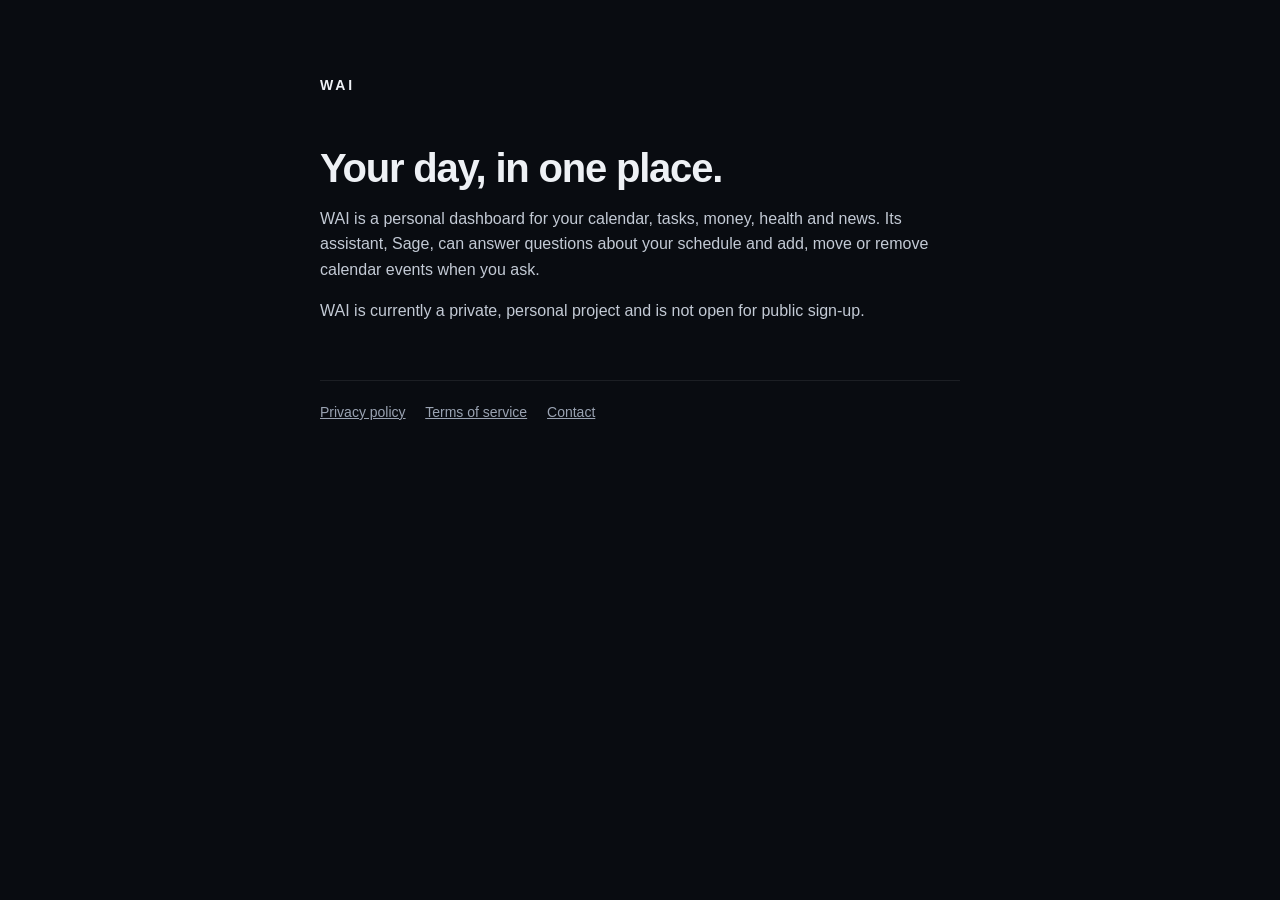
<file: index.html>
<!doctype html>
<html lang="en">
<head>
<meta charset="utf-8"><meta name="viewport" content="width=device-width,initial-scale=1">
<title>WAI</title>
<meta name="description" content="WAI is a personal dashboard for calendar, tasks, money, health and news, with an assistant called Sage.">
<link rel="stylesheet" href="style.css">
</head>
<body>
<main>
  <a class="mark" href="./">WAI</a>
  <h1>Your day, in one place.</h1>
  <p>WAI is a personal dashboard for your calendar, tasks, money, health and news. Its assistant, Sage, can answer questions about your schedule and add, move or remove calendar events when you ask.</p>
  <p>WAI is currently a private, personal project and is not open for public sign-up.</p>
  <footer>
    <a href="privacy.html">Privacy policy</a>
    <a href="terms.html">Terms of service</a>
    <a href="mailto:jovmgmt@gmail.com">Contact</a>
  </footer>
</main>
</body>
</html>
</file>
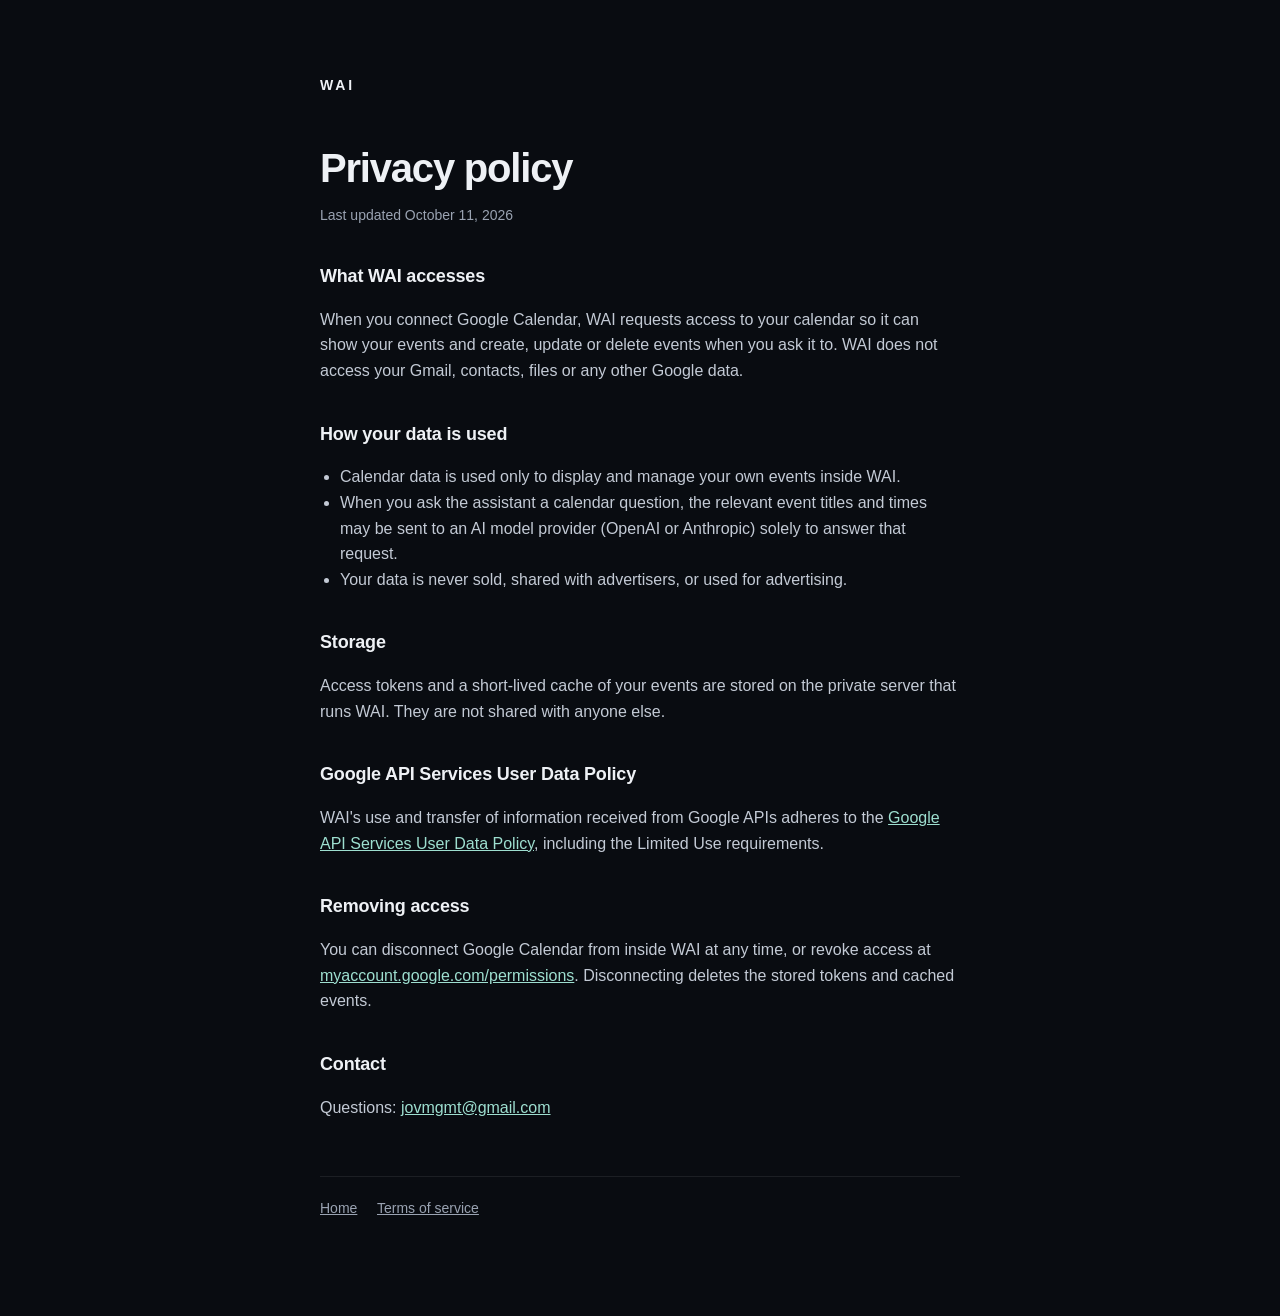
<file: privacy.html>
<!doctype html>
<html lang="en">
<head>
<meta charset="utf-8"><meta name="viewport" content="width=device-width,initial-scale=1">
<title>Privacy policy · WAI</title>
<link rel="stylesheet" href="style.css">
</head>
<body>
<main>
  <a class="mark" href="./">WAI</a>
  <h1>Privacy policy</h1>
  <p class="mute">Last updated October 11, 2026</p>

  <h2>What WAI accesses</h2>
  <p>When you connect Google Calendar, WAI requests access to your calendar so it can show your events and create, update or delete events when you ask it to. WAI does not access your Gmail, contacts, files or any other Google data.</p>

  <h2>How your data is used</h2>
  <ul>
    <li>Calendar data is used only to display and manage your own events inside WAI.</li>
    <li>When you ask the assistant a calendar question, the relevant event titles and times may be sent to an AI model provider (OpenAI or Anthropic) solely to answer that request.</li>
    <li>Your data is never sold, shared with advertisers, or used for advertising.</li>
  </ul>

  <h2>Storage</h2>
  <p>Access tokens and a short-lived cache of your events are stored on the private server that runs WAI. They are not shared with anyone else.</p>

  <h2>Google API Services User Data Policy</h2>
  <p>WAI's use and transfer of information received from Google APIs adheres to the <a href="https://developers.google.com/terms/api-services-user-data-policy">Google API Services User Data Policy</a>, including the Limited Use requirements.</p>

  <h2>Removing access</h2>
  <p>You can disconnect Google Calendar from inside WAI at any time, or revoke access at <a href="https://myaccount.google.com/permissions">myaccount.google.com/permissions</a>. Disconnecting deletes the stored tokens and cached events.</p>

  <h2>Contact</h2>
  <p>Questions: <a href="mailto:jovmgmt@gmail.com">jovmgmt@gmail.com</a></p>

  <footer>
    <a href="./">Home</a>
    <a href="terms.html">Terms of service</a>
  </footer>
</main>
</body>
</html>
</file>
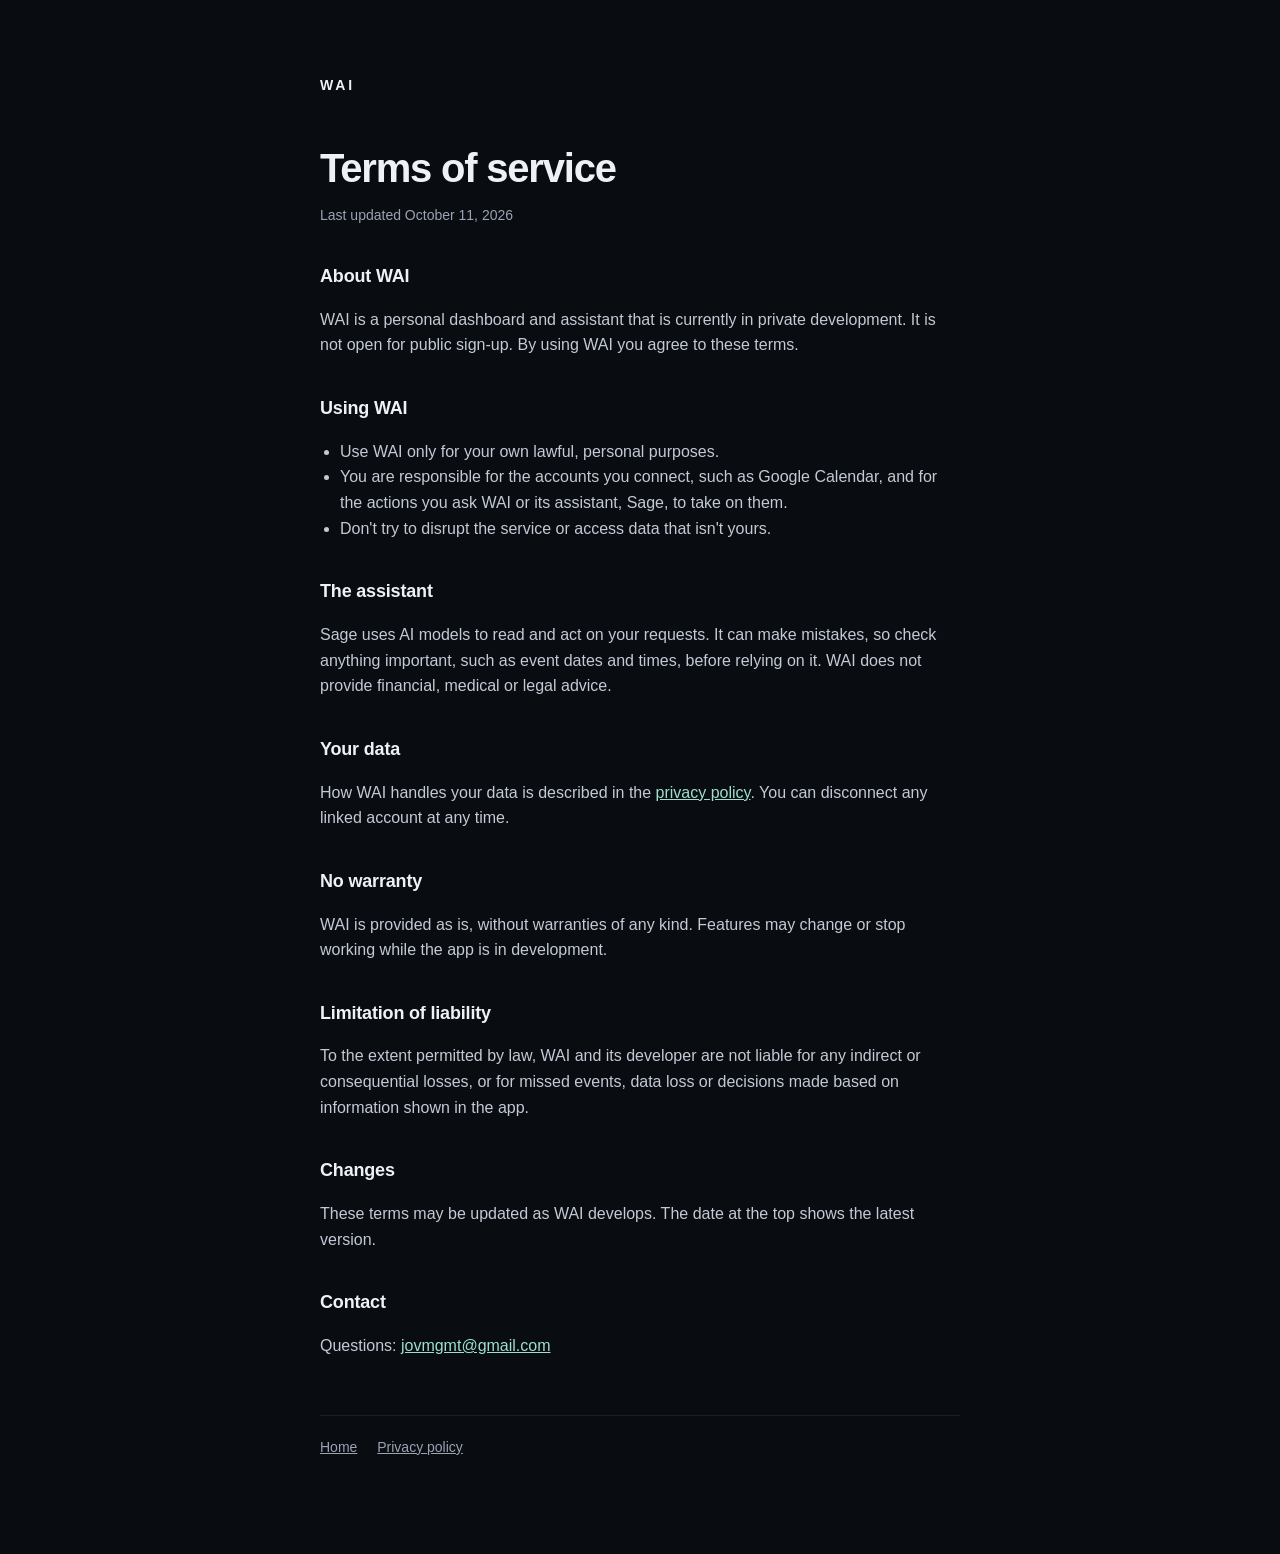
<file: terms.html>
<!doctype html>
<html lang="en">
<head>
<meta charset="utf-8"><meta name="viewport" content="width=device-width,initial-scale=1">
<title>Terms of service · WAI</title>
<link rel="stylesheet" href="style.css">
</head>
<body>
<main>
  <a class="mark" href="./">WAI</a>
  <h1>Terms of service</h1>
  <p class="mute">Last updated October 11, 2026</p>

  <h2>About WAI</h2>
  <p>WAI is a personal dashboard and assistant that is currently in private development. It is not open for public sign-up. By using WAI you agree to these terms.</p>

  <h2>Using WAI</h2>
  <ul>
    <li>Use WAI only for your own lawful, personal purposes.</li>
    <li>You are responsible for the accounts you connect, such as Google Calendar, and for the actions you ask WAI or its assistant, Sage, to take on them.</li>
    <li>Don't try to disrupt the service or access data that isn't yours.</li>
  </ul>

  <h2>The assistant</h2>
  <p>Sage uses AI models to read and act on your requests. It can make mistakes, so check anything important, such as event dates and times, before relying on it. WAI does not provide financial, medical or legal advice.</p>

  <h2>Your data</h2>
  <p>How WAI handles your data is described in the <a href="privacy.html">privacy policy</a>. You can disconnect any linked account at any time.</p>

  <h2>No warranty</h2>
  <p>WAI is provided as is, without warranties of any kind. Features may change or stop working while the app is in development.</p>

  <h2>Limitation of liability</h2>
  <p>To the extent permitted by law, WAI and its developer are not liable for any indirect or consequential losses, or for missed events, data loss or decisions made based on information shown in the app.</p>

  <h2>Changes</h2>
  <p>These terms may be updated as WAI develops. The date at the top shows the latest version.</p>

  <h2>Contact</h2>
  <p>Questions: <a href="mailto:jovmgmt@gmail.com">jovmgmt@gmail.com</a></p>

  <footer>
    <a href="./">Home</a>
    <a href="privacy.html">Privacy policy</a>
  </footer>
</main>
</body>
</html>
</file>
<file: style.css>
:root{--bg:#090c11;--fg:#eef1f5;--mute:#9aa3b2;--lume:#9edfd0;--edge:rgba(255,255,255,.08)}
*{box-sizing:border-box}html{background:var(--bg)}
body{margin:0;background:var(--bg);color:var(--fg);font:16px/1.6 -apple-system,BlinkMacSystemFont,"Segoe UI",Inter,sans-serif;-webkit-font-smoothing:antialiased}
main{max-width:680px;margin:0 auto;padding:72px 20px 96px}
.mark{font-weight:700;letter-spacing:.2em;font-size:14px;color:var(--fg);text-decoration:none}
h1{font-size:40px;line-height:1.1;letter-spacing:-.03em;margin:48px 0 12px}
h2{font-size:18px;margin:36px 0 8px;letter-spacing:-.01em}
p,li{color:#c3cad5}.mute{color:var(--mute);font-size:14px}
a{color:var(--lume)}ul{padding-left:20px}
footer{margin-top:56px;padding-top:20px;border-top:1px solid var(--edge);font-size:14px;color:var(--mute)}
footer a{color:var(--mute);margin-right:16px}
</file>
